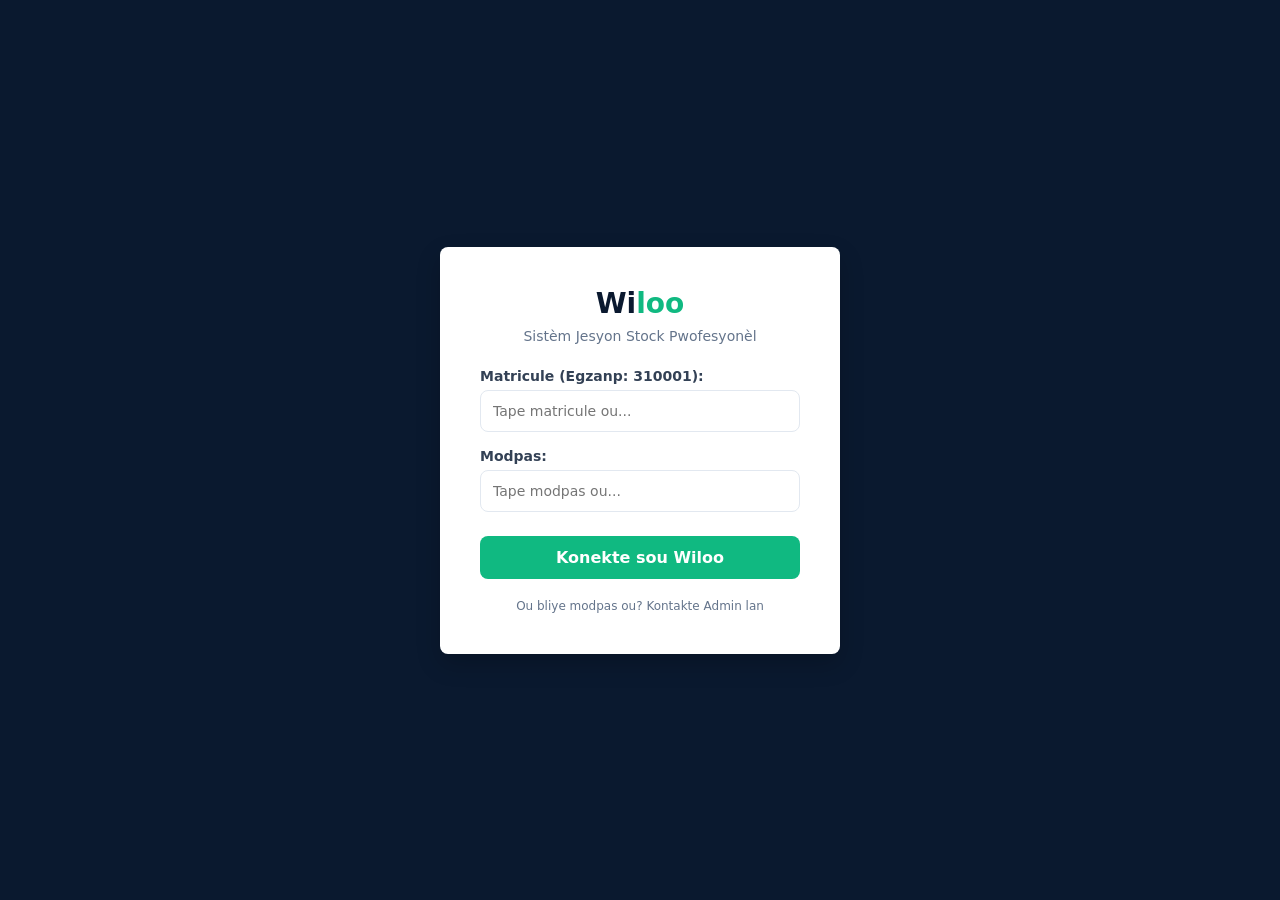
<file: login.html>
<!DOCTYPE html>
<html lang="ht">
<head>
    <meta charset="UTF-8">
    <meta name="viewport" content="width=device-width, initial-scale=1.0">
    <title>Wiloo - Koneksyon nan Sistèm nan</title>
    <link rel="stylesheet" href="assets/css/style.css">
    <style>
        body {
            display: flex;
            align-items: center;
            justify-content: center;
            height: 100vh;
            background-color: var(--primary-navy);
            margin: 0;
        }
        .login-card {
            background-color: var(--card-bg);
            padding: 40px;
            border-radius: var(--radius);
            box-shadow: 0 10px 25px rgba(0,0,0,0.2);
            width: 100%;
            max-width: 400px;
        }
        .login-card h1 {
            text-align: center;
            color: var(--primary-navy);
            margin-bottom: 8px;
            font-size: 28px;
        }
        .login-card h1 span {
            color: var(--accent-green);
        }
        .login-card p {
            text-align: center;
            color: var(--text-muted);
            font-size: 14px;
            margin-bottom: 24px;
        }
    </style>
</head>
<body>

    <div class="login-card">
        <h1>Wi<span>loo</span></h1>
        <p>Sistèm Jesyon Stock Pwofesyonèl</p>

        <form id="loginForm">
            <div style="margin-bottom: 16px;">
                <label style="display: block; font-size: 14px; font-weight: 600; margin-bottom: 6px;">Matricule (Egzanp: 310001):</label>
                <input type="text" id="matriculeInput" placeholder="Tape matricule ou..." style="width: 100%; padding: 12px; border-radius: var(--radius); border: 1px solid var(--border-color); font-size: 14px;" required>
            </div>

            <div style="margin-bottom: 24px;">
                <label style="display: block; font-size: 14px; font-weight: 600; margin-bottom: 6px;">Modpas:</label>
                <input type="password" id="passwordInput" placeholder="Tape modpas ou..." style="width: 100%; padding: 12px; border-radius: var(--radius); border: 1px solid var(--border-color); font-size: 14px;" required>
            </div>

            <button type="submit" class="btn btn-primary" style="width: 100%; padding: 12px; font-size: 16px;">Konekte sou Wiloo</button>
        </form>

        <div style="text-align: center; margin-top: 16px;">
            <a href="#" style="font-size: 12px; color: var(--text-muted); text-decoration: none;">Ou bliye modpas ou? Kontakte Admin lan</a>
        </div>
    </div>

    <!-- Lojik JavaScript pou Koneksyon ak Sesyon -->
    <script>
        document.getElementById('loginForm').addEventListener('submit', function(e) {
            e.preventDefault();
            
            const matricule = document.getElementById('matriculeInput').value.trim();
            const password = document.getElementById('passwordInput').value;

            // Tcheke si matricule a kòmanse ak 31 epi li gen 6 chif
            if(matricule.startsWith('31') && matricule.length === 6) {
                // Anrejistre matricule a nan memwa navigatè a pou app.js rekonèt li
                localStorage.setItem("wiloo_matricule", matricule);
                
                alert("Byenveni! Koneksyon an reyisi pou matricule: " + matricule);
                
                // Voye itilizatè a sou Dashboard la
                window.location.href = "index.html";
            } else {
                alert("Erè: Matricule a dwe gen 6 chif epi kòmanse ak '31' (Egzanp: 310001).");
            }
        });
    </script>

</body>
</html>
</file>
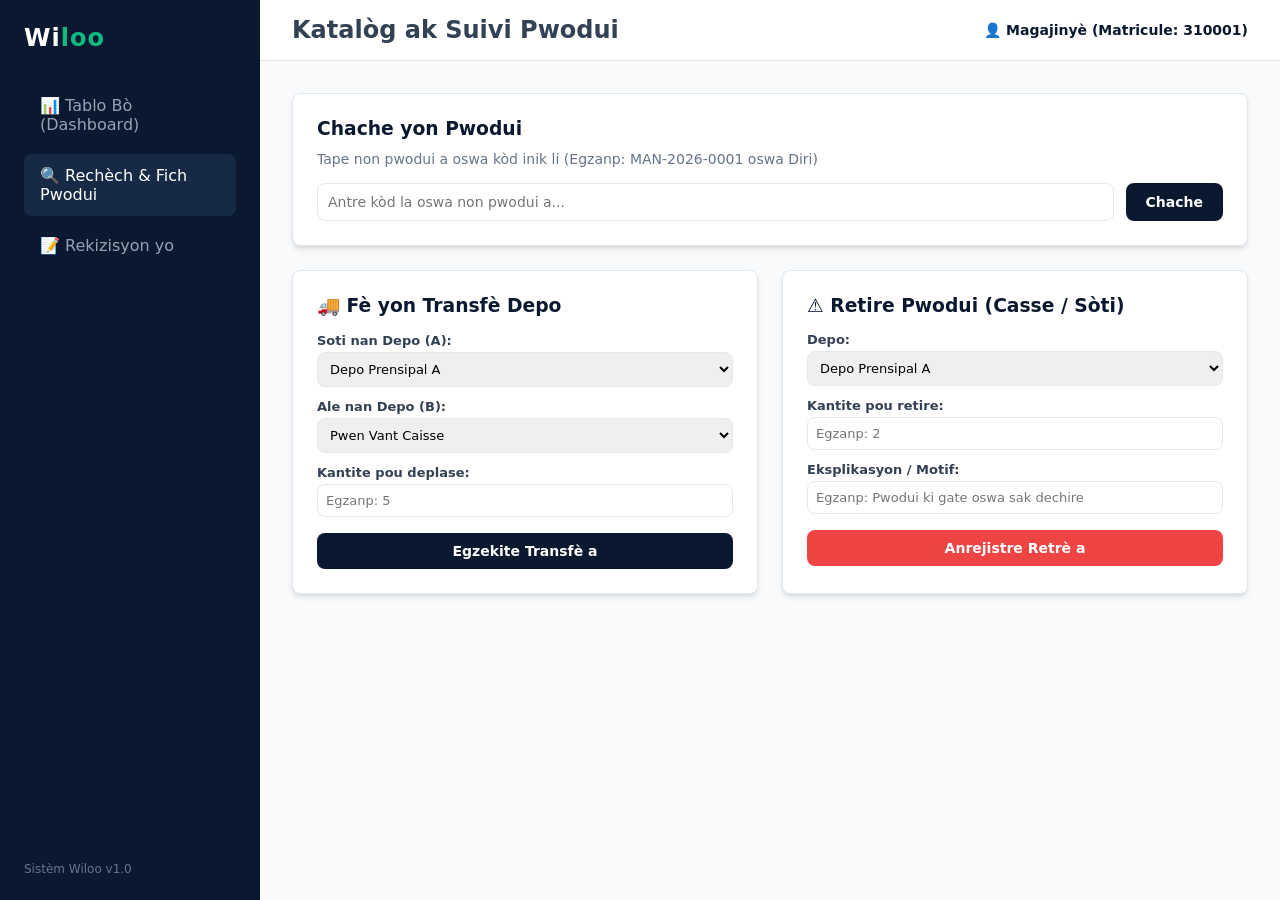
<file: Produit.html>
<!DOCTYPE html>
<html lang="ht">
<head>
    <meta charset="UTF-8">
    <meta name="viewport" content="width=device-width, initial-scale=1.0">
    <title>Wiloo - Jesyon ak Fich Pwodui</title>
    <link rel="stylesheet" href="assets/css/style.css">
</head>
<body>

    <!-- SIDEBAR -->
    <aside>
        <div class="logo-area">
            <h1>Wi<span>loo</span></h1>
            <nav>
                <a href="index.html">📊 Tablo Bò (Dashboard)</a>
                <a href="produit.html" class="active">🔍 Rechèch & Fich Pwodui</a>
                <a href="requisitions.html">📝 Rekizisyon yo</a>
            </nav>
        </div>
        <div class="user-footer" style="font-size: 12px; color: #64748B;">
            Sistèm Wiloo v1.0
        </div>
    </aside>

    <!-- MAIN SECTION -->
    <main>
        <header>
            <h2>Katalòg ak Suivi Pwodui</h2>
            <div class="user-profile">
                👤 Magajinyè (Matricule: 310001)
            </div>
        </header>

        <div class="content-body">
            
            <!-- 1. ZÒN RECHÈCH PWODUI -->
            <div class="card" style="margin-bottom: 24px;">
                <h3 style="color: var(--primary-navy); margin-bottom: 12px;">Chache yon Pwodui</h3>
                <p style="color: var(--text-muted); margin-bottom: 16px; font-size: 14px;">Tape non pwodui a oswa kòd inik li (Egzanp: MAN-2026-0001 oswa Diri)</p>
                
                <div style="display: flex; gap: 12px;">
                    <input type="text" id="searchInput" placeholder="Antre kòd la oswa non pwodui a..." style="flex: 1; padding: 10px; border-radius: var(--radius); border: 1px solid var(--border-color); font-size: 14px;">
                    <button class="btn btn-navy" onclick="chercherPwodui()">Chache</button>
                </div>
            </div>

            <!-- 2. FICH PWODVI A (Rezilta Rechèch la) -->
            <div class="card" id="fichPwoduiCard" style="margin-bottom: 24px; display: none;">
                <div style="display: flex; justify-content: space-between; align-items: flex-start; border-bottom: 1px solid var(--border-color); padding-bottom: 16px; margin-bottom: 16px;">
                    <div>
                        <span id="badgeCode" style="background-color: var(--primary-navy); color: white; padding: 4px 8px; border-radius: 4px; font-size: 12px; font-weight: 600;">MAN-2026-0001</span>
                        <h2 id="nomPwoduiTitre" style="color: var(--primary-navy); margin-top: 8px;">Diri Wawa 50KG</h2>
                        <p style="color: var(--text-muted); font-size: 14px; margin-top: 4px;">Fòm: <span id="formPwodui">Sak</span> | Kategori: <span id="catPwodui">Manje</span></p>
                    </div>
                    <div>
                        <span id="statutStockBadge" style="background-color: var(--accent-green); color: white; padding: 6px 12px; border-radius: var(--radius); font-size: 12px; font-weight: 600;">Nan Stock</span>
                    </div>
                </div>

                <!-- Tablo Kantite ak Lokalizasyon -->
                <h4 style="color: var(--primary-navy); margin-bottom: 12px;">Kantite nan chak Depo & Dat Peremption</h4>
                <table>
                    <thead>
                        <tr>
                            <th>Depo / Lokalizasyon</th>
                            <th>Nimewo Lot (Batch)</th>
                            <th>Dat Ekspirasyon</th>
                            <th>Kantite Aktyèl</th>
                        </tr>
                    </thead>
                    <tbody id="stockLokalisationTable">
                        <tr>
                            <td>Depo Prensipal A</td>
                            <td>LOT-9920</td>
                            <td style="color: var(--danger-red); font-weight: 600;">2026-11-15</td>
                            <td><strong>45 Sak</strong></td>
                        </tr>
                        <tr>
                            <td>Pwen Vant Caisse</td>
                            <td>LOT-9920</td>
                            <td>2026-11-15</td>
                            <td><strong>10 Sak</strong></td>
                        </tr>
                    </tbody>
                </table>
            </div>

            <!-- 3. OPERASYON SOU STOCK (Transfè ak Retrè) -->
            <div style="display: grid; grid-template-columns: 1fr 1fr; gap: 24px;">
                
                <!-- A. Fè yon Transfè Ant Depo -->
                <div class="card">
                    <h3 style="color: var(--primary-navy); margin-bottom: 16px;">🚚 Fè yon Transfè Depo</h3>
                    <form id="transfertForm">
                        <div style="margin-bottom: 12px;">
                            <label style="display: block; font-size: 13px; font-weight: 600; margin-bottom: 4px;">Soti nan Depo (A):</label>
                            <select style="width: 100%; padding: 8px; border-radius: var(--radius); border: 1px solid var(--border-color); font-size: 13px;">
                                <option value="1">Depo Prensipal A</option>
                            </select>
                        </div>
                        <div style="margin-bottom: 12px;">
                            <label style="display: block; font-size: 13px; font-weight: 600; margin-bottom: 4px;">Ale nan Depo (B):</label>
                            <select style="width: 100%; padding: 8px; border-radius: var(--radius); border: 1px solid var(--border-color); font-size: 13px;">
                                <option value="2">Pwen Vant Caisse</option>
                            </select>
                        </div>
                        <div style="margin-bottom: 16px;">
                            <label style="display: block; font-size: 13px; font-weight: 600; margin-bottom: 4px;">Kantite pou deplase:</label>
                            <input type="number" placeholder="Egzanp: 5" style="width: 100%; padding: 8px; border-radius: var(--radius); border: 1px solid var(--border-color); font-size: 13px;">
                        </div>
                        <button type="button" class="btn btn-navy" style="width: 100%;">Egzekite Transfè a</button>
                    </form>
                </div>

                <!-- B. Retire Pwodui (Casse, Domaje, oswa Itilize) -->
                <div class="card">
                    <h3 style="color: var(--primary-navy); margin-bottom: 16px;">⚠️ Retire Pwodui (Casse / Sòti)</h3>
                    <form id="retraitForm">
                        <div style="margin-bottom: 12px;">
                            <label style="display: block; font-size: 13px; font-weight: 600; margin-bottom: 4px;">Depo:</label>
                            <select style="width: 100%; padding: 8px; border-radius: var(--radius); border: 1px solid var(--border-color); font-size: 13px;">
                                <option value="1">Depo Prensipal A</option>
                            </select>
                        </div>
                        <div style="margin-bottom: 12px;">
                            <label style="display: block; font-size: 13px; font-weight: 600; margin-bottom: 4px;">Kantite pou retire:</label>
                            <input type="number" placeholder="Egzanp: 2" style="width: 100%; padding: 8px; border-radius: var(--radius); border: 1px solid var(--border-color); font-size: 13px;">
                        </div>
                        <div style="margin-bottom: 16px;">
                            <label style="display: block; font-size: 13px; font-weight: 600; margin-bottom: 4px;">Eksplikasyon / Motif:</label>
                            <input type="text" placeholder="Egzanp: Pwodui ki gate oswa sak dechire" style="width: 100%; padding: 8px; border-radius: var(--radius); border: 1px solid var(--border-color); font-size: 13px;">
                        </div>
                        <button type="button" class="btn" style="background-color: var(--danger-red); color: white; width: 100%;">Anrejistre Retrè a</button>
                    </form>
                </div>

            </div>

        </div>
    </main>

    <!-- Ti lojik JavaScript senp pou similye afichaj fich la lè w ap chache -->
    <script>
        function chercherPwodui() {
            const val = document.getElementById('searchInput').value;
            const fich = document.getElementById('fichPwoduiCard');
            // Pou moman an, kèlkeswa sa w tape a, l ap afiche fich la pou montre w kijan l ap parèt
            if(val.trim() !== "") {
                fich.style.display = "block";
            } else {
                alert("Tanpri antre yon kòd oswa non pwodui.");
            }
        }
    </script>
</body>
</html>
</file>
<file: assets/css/style.css>
/* ===================================================================
   WILOO DESIGN SYSTEM & UX STANDARDS
   =================================================================== */

:root {
    --primary-navy: #0A192F;      /* Bleu Marine Prensipal */
    --secondary-navy: #172A45;    /* Bleu Marine Dòmi / Hover */
    --accent-green: #10B981;      /* Vèt Endikatè & Siksè */
    --accent-green-hover: #059669;
    --bg-light: #F8FAFC;          /* Blan / Gris trè klè pou Background */
    --card-bg: #FFFFFF;           /* Blan Pòp pou Kat ak Tablo */
    --text-main: #334155;         /* Tèks nòmal (Dark Slate) */
    --text-muted: #64748B;        /* Tèks segondè */
    --danger-red: #EF4444;        /* Pou alèt oswa anilasyon */
    --border-color: #E2E8F0;
    --radius: 8px;
    --shadow: 0 4px 6px -1px rgba(0, 0, 0, 0.1), 0 2px 4px -1px rgba(0, 0, 0, 0.06);
}

* {
    box-sizing: border-box;
    margin: 0;
    padding: 0;
    font-family: 'Segoe UI', system-ui, -apple-system, sans-serif;
}

body {
    background-color: var(--bg-light);
    color: var(--text-main);
    display: flex;
    height: 100vh;
    overflow: hidden;
}

/* --- SIDEBAR (Navigasyon an Bèf) --- */
aside {
    width: 260px;
    background-color: var(--primary-navy);
    color: #FFFFFF;
    display: flex;
    flex-direction: column;
    justify-content: space-between;
    padding: 24px;
}

aside .logo-area h1 {
    font-size: 24px;
    font-weight: 700;
    letter-spacing: 1px;
    color: #FFFFFF;
    margin-bottom: 32px;
}

aside .logo-area h1 span {
    color: var(--accent-green);
}

aside nav a {
    display: flex;
    align-items: center;
    gap: 12px;
    color: #94A3B8;
    text-decoration: none;
    padding: 12px 16px;
    border-radius: var(--radius);
    margin-bottom: 8px;
    font-weight: 500;
    transition: all 0.2s ease;
}

aside nav a:hover, aside nav a.active {
    background-color: var(--secondary-navy);
    color: #FFFFFF;
}

/* --- MAIN CONTENT AREA --- */
main {
    flex: 1;
    display: flex;
    flex-direction: column;
    overflow-y: auto;
}

header {
    background-color: var(--card-bg);
    padding: 16px 32px;
    border-bottom: 1px solid var(--border-color);
    display: flex;
    justify-content: space-between;
    align-items: center;
}

header .user-profile {
    font-size: 14px;
    font-weight: 600;
    color: var(--primary-navy);
}

.content-body {
    padding: 32px;
}

/* --- BUTTONS & CONTROLS (UX Focus) --- */
.btn {
    display: inline-flex;
    align-items: center;
    justify-content: center;
    gap: 8px;
    padding: 10px 20px;
    font-size: 14px;
    font-weight: 600;
    border-radius: var(--radius);
    border: none;
    cursor: pointer;
    transition: background-color 0.2s;
}

.btn-primary {
    background-color: var(--accent-green);
    color: #FFFFFF;
}

.btn-primary:hover {
    background-color: var(--accent-green-hover);
}

.btn-navy {
    background-color: var(--primary-navy);
    color: #FFFFFF;
}

.btn-navy:hover {
    background-color: var(--secondary-navy);
}

/* --- TABLES & CARDS --- */
.card {
    background-color: var(--card-bg);
    border-radius: var(--radius);
    box-shadow: var(--shadow);
    padding: 24px;
    border: 1px solid var(--border-color);
}

table {
    width: 100%;
    border-collapse: collapse;
    margin-top: 16px;
}

th, td {
    padding: 12px 16px;
    text-align: left;
    border-bottom: 1px solid var(--border-color);
    font-size: 14px;
}

th {
    background-color: #F1F5F9;
    color: var(--primary-navy);
    font-weight: 600;
}
</file>
